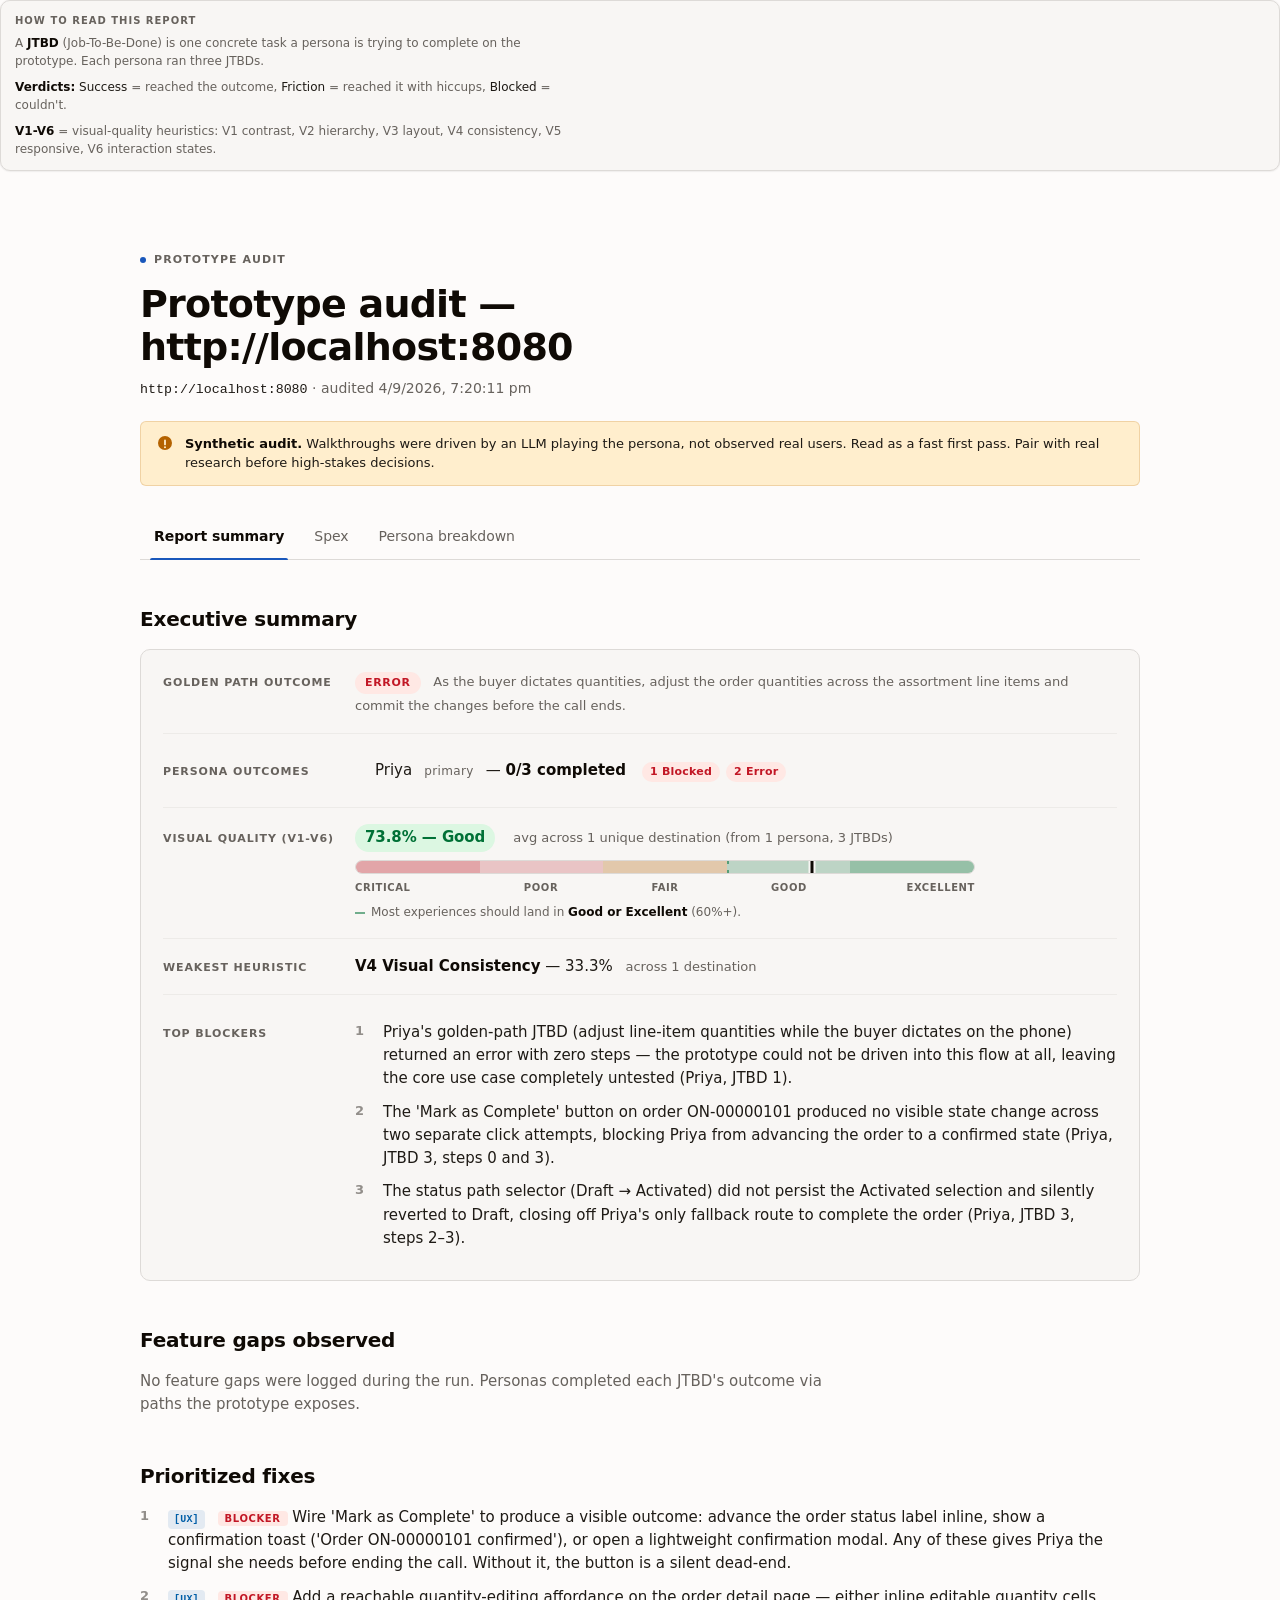
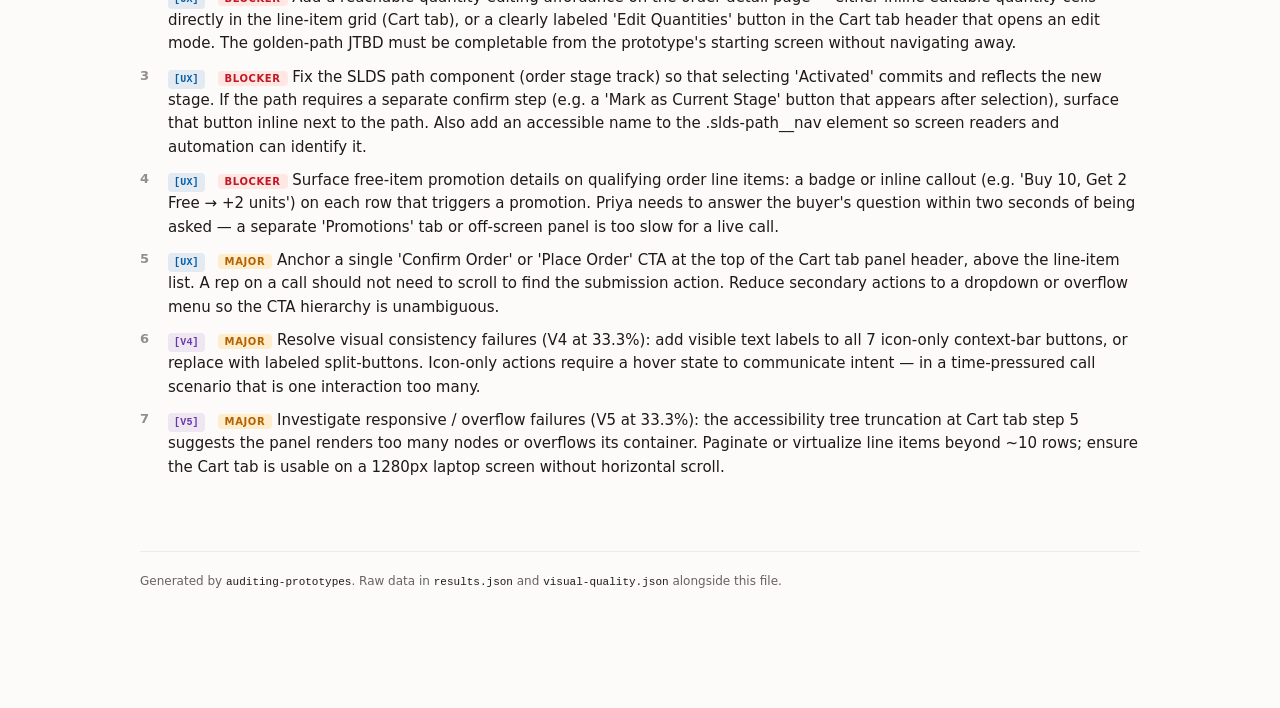
<file: outputs/spex-audit-report.html>
<!doctype html>
<html lang="en">
<head>
<meta charset="utf-8" />
<meta name="viewport" content="width=device-width,initial-scale=1" />
<title>Prototype audit — http://localhost:8080</title>
<style>
  :root {
    /* Warm-tinted OKLCH neutrals: light, editorial, quiet */
    --bg:         oklch(99%   0.003 70);
    --bg-elev:    oklch(97.5% 0.004 70);
    --bg-sunken:  oklch(95.5% 0.005 70);
    --fg:         oklch(22%   0.012 70);
    --fg-strong:  oklch(15%   0.015 70);
    --fg-muted:   oklch(50%   0.010 70);
    --fg-faint:   oklch(65%   0.008 70);
    --line:       oklch(89%   0.006 70);
    --line-soft:  oklch(94%   0.005 70);

    --accent:     oklch(48%   0.17  260);
    --accent-bg:  oklch(96%   0.03  260);
    --success:    oklch(48%   0.13  152);
    --success-bg: oklch(95%   0.04  152);
    --friction:   oklch(58%   0.14  60);
    --friction-bg:oklch(96%   0.05  75);
    --blocked:    oklch(52%   0.20  25);
    --blocked-bg: oklch(96%   0.04  25);
    --nd:         oklch(50%   0.19  330);
    --visual:     oklch(46%   0.17  300);
    --ux:         oklch(46%   0.16  240);
    --a11y:       oklch(50%   0.14  180);

    --radius-sm: 6px;
    --radius:    10px;
    --radius-lg: 14px;

    --shadow-xs: 0 1px 0 oklch(0% 0 0 / 0.03);
    --shadow-sm: 0 1px 2px oklch(0% 0 0 / 0.04), 0 0 0 1px oklch(0% 0 0 / 0.02);
  }
  @media (prefers-color-scheme: dark) {
    :root {
      --bg:         oklch(15%   0.006 70);
      --bg-elev:    oklch(19%   0.008 70);
      --bg-sunken:  oklch(12%   0.005 70);
      --fg:         oklch(93%   0.010 70);
      --fg-strong:  oklch(98%   0.006 70);
      --fg-muted:   oklch(65%   0.010 70);
      --fg-faint:   oklch(48%   0.008 70);
      --line:       oklch(28%   0.010 70);
      --line-soft:  oklch(23%   0.008 70);
      --accent:     oklch(75%   0.16  260);
      --accent-bg:  oklch(28%   0.05  260);
      --success:    oklch(72%   0.16  152);
      --success-bg: oklch(28%   0.05  152);
      --friction:   oklch(76%   0.15  75);
      --friction-bg:oklch(30%   0.06  75);
      --blocked:    oklch(72%   0.18  25);
      --blocked-bg: oklch(30%   0.07  25);
      --shadow-sm:  0 0 0 1px oklch(100% 0 0 / 0.04);
    }
  }

  *, *::before, *::after { box-sizing: border-box; }
  html { -webkit-text-size-adjust: 100%; }
  body {
    margin: 0;
    font: 15px/1.55 ui-sans-serif, -apple-system, BlinkMacSystemFont, "Inter",
          "Segoe UI", system-ui, sans-serif;
    font-feature-settings: "ss01", "cv11";
    color: var(--fg);
    background: var(--bg);
    -webkit-font-smoothing: antialiased;
  }

  .wrap {
    max-width: 1080px;
    margin: 0 auto;
    padding: clamp(28px, 5vw, 56px) clamp(20px, 4vw, 40px) 120px;
  }

  /* ─── Top-right always-visible legend card ───────────────── */
  .legend-card {
    position: fixed;
    top: 20px;
    right: 20px;
    width: 220px;
    background: var(--bg-elev);
    border: 1px solid var(--line);
    border-radius: var(--radius);
    padding: 12px 14px;
    font-size: 12px;
    line-height: 1.5;
    color: var(--fg-muted);
    z-index: 20;
    box-shadow: var(--shadow-sm);
    max-height: calc(100vh - 40px);
    overflow: auto;
  }
  .legend-card h4 {
    margin: 0 0 6px;
    font-size: 10px;
    letter-spacing: 0.10em;
    text-transform: uppercase;
    color: var(--fg-muted);
  }
  .legend-card strong { color: var(--fg-strong); font-weight: 600; }
  .legend-card em     { color: var(--fg); font-style: normal; font-weight: 500; }
  .legend-card p { margin: 0 0 8px; }
  .legend-card p:last-child { margin-bottom: 0; }
  @media (max-width: 1560px) {
    .legend-card {
      position: static;
      width: auto;
      max-height: none;
      margin: 0 0 20px;
    }
  }

  /* ─── Header ─────────────────────────────────────────────── */
  header {
    margin-bottom: 20px;
  }
  .eyebrow {
    display: inline-flex; align-items: center; gap: 8px;
    font-size: 11px; font-weight: 600; letter-spacing: 0.10em;
    text-transform: uppercase;
    color: var(--fg-muted);
    margin-bottom: 14px;
  }
  .eyebrow::before {
    content: ""; display: inline-block;
    width: 6px; height: 6px; border-radius: 50%;
    background: var(--accent);
  }
  h1 {
    font-size: clamp(28px, 4vw, 38px);
    line-height: 1.15;
    letter-spacing: -0.02em;
    font-weight: 650;
    color: var(--fg-strong);
    margin: 0 0 8px;
    max-width: 22ch;
  }
  .subtitle {
    color: var(--fg-muted);
    font-size: 14px;
    font-variant-numeric: tabular-nums;
  }
  .subtitle code {
    background: transparent;
    border: none;
    padding: 0;
    color: var(--fg);
    font-family: ui-monospace, "SF Mono", Menlo, monospace;
    font-size: 0.95em;
  }

  /* ─── Section headings ───────────────────────────────────── */
  h2 {
    font-size: 20px; font-weight: 600; letter-spacing: -0.01em;
    color: var(--fg-strong);
    margin: 44px 0 14px;
  }
  h3 {
    font-size: 15px; font-weight: 600; letter-spacing: -0.005em;
    color: var(--fg-strong);
    margin: 28px 0 10px;
  }
  h4 {
    font-size: 11px; font-weight: 700; letter-spacing: 0.08em;
    text-transform: uppercase;
    color: var(--fg-muted);
    margin: 20px 0 8px;
  }
  p { margin: 0 0 12px; max-width: 72ch; }

  /* ─── Disclaimer (no side stripe) ────────────────────────── */
  .disclaimer {
    display: flex; align-items: flex-start; gap: 12px;
    background: var(--friction-bg);
    border: 1px solid oklch(from var(--friction) l c h / 0.20);
    color: var(--fg);
    padding: 12px 16px;
    border-radius: var(--radius-sm);
    font-size: 13px;
    line-height: 1.5;
    margin: 0 0 24px;
  }
  .disclaimer-icon {
    flex-shrink: 0; width: 16px; height: 16px;
    color: var(--friction);
    margin-top: 1px;
  }
  .disclaimer strong { color: var(--fg-strong); font-weight: 600; }

  /* ─── Tabs ───────────────────────────────────────────────── */
  .tabs {
    position: sticky; top: 0; z-index: 10;
    background: color-mix(in oklab, var(--bg) 92%, transparent);
    backdrop-filter: saturate(1.2) blur(6px);
    -webkit-backdrop-filter: saturate(1.2) blur(6px);
    display: flex; gap: 2px;
    padding: 6px 0 0;
    margin: 12px 0 32px;
    border-bottom: 1px solid var(--line);
  }
  .tab-btn {
    position: relative;
    background: transparent; border: 0; padding: 10px 14px 12px;
    color: var(--fg-muted);
    font: inherit; font-size: 14px; font-weight: 500;
    letter-spacing: -0.005em;
    cursor: pointer;
    transition: color 140ms ease-out;
  }
  .tab-btn:hover { color: var(--fg); }
  .tab-btn[aria-selected="true"] {
    color: var(--fg-strong);
    font-weight: 600;
  }
  .tab-btn[aria-selected="true"]::after {
    content: "";
    position: absolute;
    left: 10px; right: 10px; bottom: -1px;
    height: 2px; background: var(--accent);
    border-radius: 2px 2px 0 0;
  }
  .tab-panel[hidden] { display: none; }

  /* ─── About-report preamble ──────────────────────────────── */
  .about-report {
    background: var(--bg-sunken);
    border: 1px solid var(--line-soft);
    border-radius: var(--radius-sm);
    padding: 12px 16px;
    margin: 0 0 20px;
    color: var(--fg-muted);
    font-size: 13px;
    line-height: 1.6;
    max-width: none;
  }
  .about-report strong { color: var(--fg); font-weight: 600; }
  .about-report em     { color: var(--fg); font-style: normal; font-weight: 500; }

  /* ─── Executive summary (the missing styles) ─────────────── */
  .exec-summary {
    display: grid; gap: 0;
    background: var(--bg-elev);
    border: 1px solid var(--line);
    border-radius: var(--radius);
    padding: 4px 22px;
    margin: 0 0 32px;
  }
  .exec-row {
    display: grid;
    grid-template-columns: 172px 1fr;
    gap: 20px;
    padding: 16px 0;
    border-bottom: 1px solid var(--line-soft);
    align-items: baseline;
  }
  .exec-row:last-child { border-bottom: 0; }
  @media (max-width: 640px) {
    .exec-row { grid-template-columns: 1fr; gap: 6px; padding: 14px 0; }
  }
  .exec-label {
    font-size: 11px; font-weight: 700; letter-spacing: 0.08em;
    text-transform: uppercase;
    color: var(--fg-muted);
  }
  .exec-value {
    font-size: 15px; line-height: 1.55;
    color: var(--fg);
  }
  .exec-value ol,
  .exec-value ul { margin: 0; padding-left: 20px; }
  .exec-value ol li,
  .exec-value ul li { margin: 6px 0; }
  .exec-note {
    color: var(--fg-muted);
    font-size: 13px;
    margin-left: 8px;
  }
  .persona-rollup { margin: 0; padding: 0; list-style: none; }
  .persona-rollup li {
    padding: 3px 0;
    display: flex; flex-wrap: wrap; align-items: baseline;
    gap: 4px 12px;
  }
  .rollup-name { font-weight: 500; }
  .rollup-arch {
    color: var(--fg-muted); font-size: 12px;
    letter-spacing: 0.03em;
  }
  .rollup-count {
    display: inline-flex; align-items: center;
    padding: 1px 8px;
    border-radius: 999px;
    font-size: 11px; font-weight: 600;
    letter-spacing: 0.02em;
    font-variant-numeric: tabular-nums;
    line-height: 1.6;
  }
  .rollup-count.count-success  { background: var(--success-bg);  color: var(--success); }
  .rollup-count.count-friction { background: var(--friction-bg); color: var(--friction); }
  .rollup-count.count-blocked  { background: var(--blocked-bg);  color: var(--blocked); }
  .rollup-count.count-error    { background: var(--blocked-bg);  color: var(--blocked); }
  .rollup-counts {
    display: inline-flex; flex-wrap: wrap; gap: 6px;
    margin-left: 4px;
  }

  /* ─── Visual quality scale/gauge in exec summary ─────────── */
  .vq-scale {
    display: block;
    margin-top: 2px;
    max-width: 620px;
  }
  .vq-scale-track {
    position: relative;
    height: 14px;
    border-radius: 7px;
    overflow: hidden;
    background: var(--bg-sunken);
    display: flex;
    border: 1px solid var(--line);
  }
  .vq-scale-band {
    flex: 1;
    height: 100%;
  }
  .vq-scale-band.b-critical  { background: oklch(from var(--blocked)  l c h / 0.35); }
  .vq-scale-band.b-poor      { background: oklch(from var(--blocked)  l c h / 0.20); }
  .vq-scale-band.b-fair      { background: oklch(from var(--friction) l c h / 0.28); }
  .vq-scale-band.b-good      { background: oklch(from var(--success)  l c h / 0.22); }
  .vq-scale-band.b-excellent { background: oklch(from var(--success)  l c h / 0.38); }
  .vq-scale-target {
    position: absolute;
    top: -3px;
    bottom: -3px;
    left: 60%;
    right: 0;
    border-left: 2px dashed oklch(from var(--success) l c h / 0.55);
    pointer-events: none;
  }
  .vq-scale-marker {
    position: absolute;
    top: -4px;
    width: 3px;
    height: 22px;
    background: var(--fg-strong);
    border-radius: 2px;
    transform: translateX(-50%);
    box-shadow: 0 0 0 2px var(--bg-elev);
  }
  .vq-scale-labels {
    display: flex;
    justify-content: space-between;
    margin-top: 6px;
    font-size: 10px;
    font-weight: 600;
    letter-spacing: 0.06em;
    text-transform: uppercase;
    color: var(--fg-muted);
  }
  .vq-scale-labels span { flex: 1; text-align: center; }
  .vq-scale-labels span:first-child { text-align: left; }
  .vq-scale-labels span:last-child  { text-align: right; }
  .vq-scale-current {
    display: flex; align-items: baseline; gap: 10px;
    margin-bottom: 8px;
    flex-wrap: wrap;
  }
  .vq-scale-target-note {
    margin-top: 8px;
    font-size: 12px;
    color: var(--fg-muted);
  }
  .vq-scale-target-note::before {
    content: "";
    display: inline-block;
    width: 10px; height: 0;
    border-top: 2px dashed oklch(from var(--success) l c h / 0.55);
    vertical-align: middle;
    margin-right: 6px;
  }

  /* ─── Verdict pills ──────────────────────────────────────── */
  .verdict-pill {
    display: inline-flex; align-items: center;
    padding: 2px 10px;
    border-radius: 999px;
    font-size: 11px; font-weight: 600;
    letter-spacing: 0.06em;
    text-transform: uppercase;
    line-height: 1.6;
    white-space: nowrap;
  }
  .verdict-success  { background: var(--success-bg);  color: var(--success); }
  .verdict-friction { background: var(--friction-bg); color: var(--friction); }
  .verdict-blocked  { background: var(--blocked-bg);  color: var(--blocked); }
  .verdict-error    { background: var(--blocked-bg);  color: var(--blocked); }
  .verdict-unknown, .verdict- {
    background: var(--bg-sunken); color: var(--fg-muted);
  }

  .vq-inline {
    display: inline-flex; align-items: baseline;
    padding: 2px 10px;
    border-radius: 999px;
    font-weight: 600;
    font-variant-numeric: tabular-nums;
    letter-spacing: -0.005em;
  }
  .vq-inline[data-band="high"] { background: var(--success-bg);  color: var(--success); }
  .vq-inline[data-band="mid"]  { background: var(--friction-bg); color: var(--friction); }
  .vq-inline[data-band="low"]  { background: var(--blocked-bg);  color: var(--blocked); }

  /* ─── Visual quality: overall card ───────────────────────── */
  .vq-overall {
    display: grid;
    grid-template-columns: auto 1fr;
    gap: 24px;
    align-items: center;
    background: var(--bg-elev);
    border: 1px solid var(--line);
    border-radius: var(--radius);
    padding: 22px 24px;
    margin: 0 0 24px;
  }
  @media (max-width: 640px) {
    .vq-overall { grid-template-columns: 1fr; gap: 12px; }
  }
  .vq-score {
    width: 108px; height: 108px;
    border-radius: var(--radius-lg);
    display: flex; flex-direction: column;
    align-items: center; justify-content: center;
    background: var(--bg-sunken);
  }
  .vq-score[data-band="high"] {
    background: var(--success-bg);
    color: var(--success);
    box-shadow: inset 0 0 0 1px oklch(from var(--success) l c h / 0.25);
  }
  .vq-score[data-band="mid"] {
    background: var(--friction-bg);
    color: var(--friction);
    box-shadow: inset 0 0 0 1px oklch(from var(--friction) l c h / 0.25);
  }
  .vq-score[data-band="low"] {
    background: var(--blocked-bg);
    color: var(--blocked);
    box-shadow: inset 0 0 0 1px oklch(from var(--blocked) l c h / 0.25);
  }
  .vq-num {
    font-size: 28px; font-weight: 650;
    letter-spacing: -0.03em;
    font-variant-numeric: tabular-nums;
    line-height: 1;
  }
  .vq-band {
    font-size: 11px; font-weight: 700;
    text-transform: uppercase; letter-spacing: 0.08em;
    margin-top: 6px;
  }
  .vq-detail { font-size: 14px; color: var(--fg); }
  .vq-detail > * + * { margin-top: 4px; }
  .vq-detail-note { color: var(--fg-muted); font-size: 13px; }

  /* ─── Visual quality: per-destination ────────────────────── */
  .vq-destinations { display: grid; gap: 10px; margin: 0; }
  .vq-destination {
    border: 1px solid var(--line);
    border-radius: var(--radius);
    padding: 14px 16px;
    background: var(--bg-elev);
  }
  .vq-destination-head {
    display: flex; align-items: baseline; gap: 12px;
  }
  .vq-destination-label {
    flex: 1;
    font-weight: 500;
    font-size: 14px;
    color: var(--fg-strong);
  }
  .vq-destination-score {
    padding: 2px 10px;
    border-radius: 999px;
    font-weight: 600;
    font-variant-numeric: tabular-nums;
  }
  .vq-destination-score[data-band="high"] { background: var(--success-bg);  color: var(--success); }
  .vq-destination-score[data-band="mid"]  { background: var(--friction-bg); color: var(--friction); }
  .vq-destination-score[data-band="low"]  { background: var(--blocked-bg);  color: var(--blocked); }

  .reached-tag {
    display: inline-flex; align-items: center;
    font-size: 10px; font-weight: 700;
    text-transform: uppercase; letter-spacing: 0.08em;
    padding: 2px 7px;
    border-radius: 4px;
    background: var(--bg-sunken);
    color: var(--fg-muted);
    line-height: 1.5;
    white-space: nowrap;
  }
  .reached-tag.reached-success  { background: var(--success-bg);  color: var(--success); }
  .reached-tag.reached-friction { background: var(--friction-bg); color: var(--friction); }
  .reached-tag.reached-blocked-at {
    background: var(--blocked-bg);
    color: var(--blocked);
  }
  .vq-destination[data-reached="blocked-at"] {
    border-color: oklch(from var(--blocked) l c h / 0.30);
  }

  .vq-chips { display: flex; flex-wrap: wrap; gap: 6px; margin-top: 10px; }
  .vq-chip {
    display: inline-block;
    padding: 2px 8px;
    border-radius: 4px;
    font-family: ui-monospace, "SF Mono", Menlo, monospace;
    font-size: 11px; font-weight: 600;
    letter-spacing: -0.01em;
    background: var(--bg-sunken);
    color: var(--fg-muted);
  }
  .vq-chip[data-band="high"] { background: var(--success-bg);  color: var(--success); }
  .vq-chip[data-band="mid"]  { background: var(--friction-bg); color: var(--friction); }
  .vq-chip[data-band="low"]  { background: var(--blocked-bg);  color: var(--blocked); }

  /* ─── Visual quality: heuristic list ─────────────────────── */
  .vq-list { display: grid; gap: 8px; margin: 0; }
  .vq-heuristic {
    border: 1px solid var(--line);
    border-radius: var(--radius);
    padding: 14px 16px;
    background: var(--bg-elev);
  }
  .vq-heuristic-head { display: flex; align-items: center; gap: 10px; }
  .vq-hid {
    display: inline-flex; align-items: center;
    padding: 2px 8px;
    border-radius: 4px;
    font-size: 12px; font-weight: 700;
    font-family: ui-monospace, "SF Mono", Menlo, monospace;
  }
  .vq-hid[data-band="high"] { background: var(--success-bg);  color: var(--success); }
  .vq-hid[data-band="mid"]  { background: var(--friction-bg); color: var(--friction); }
  .vq-hid[data-band="low"]  { background: var(--blocked-bg);  color: var(--blocked); }
  .vq-hpct {
    margin-left: auto;
    color: var(--fg-muted);
    font-variant-numeric: tabular-nums;
    font-size: 13px;
  }
  .vq-findings { margin: 10px 0 0; padding-left: 18px; font-size: 13px; }
  .vq-findings li { margin: 5px 0; color: var(--fg); }
  .vq-sev {
    display: inline-block;
    font-size: 10px;
    font-weight: 700;
    text-transform: uppercase;
    letter-spacing: 0.06em;
    padding: 1px 6px;
    border-radius: 3px;
    background: var(--bg-sunken);
    color: var(--fg-muted);
    margin-right: 6px;
  }
  .vq-sev.critical {
    background: var(--blocked-bg);
    color: var(--blocked);
  }
  .vq-from {
    color: var(--fg-muted);
    font-size: 11px;
    margin-left: 6px;
    font-style: italic;
  }
  .vq-clean {
    color: var(--fg-muted);
    font-size: 13px;
    margin-top: 6px;
    font-style: italic;
  }

  /* ─── Persona sections ───────────────────────────────────── */
  .persona {
    border: 1px solid var(--line);
    border-radius: var(--radius-lg);
    padding: 24px;
    margin: 0 0 20px;
    background: var(--bg-elev);
  }
  .persona-head {
    display: flex; align-items: baseline;
    gap: 12px; flex-wrap: wrap;
    padding-bottom: 16px;
    border-bottom: 1px solid var(--line-soft);
  }
  .persona-head h3 {
    margin: 0;
    font-size: 18px; font-weight: 600;
    letter-spacing: -0.01em;
  }
  .persona-head .role {
    color: var(--fg-muted);
    font-size: 11px; font-weight: 600;
    letter-spacing: 0.08em;
    text-transform: uppercase;
  }
  .jtbd {
    margin-top: 18px;
    padding-top: 16px;
    border-top: 1px dashed var(--line-soft);
  }
  .jtbd:first-of-type { border-top: 0; padding-top: 8px; }
  .jtbd-head {
    display: flex; justify-content: space-between;
    gap: 16px; flex-wrap: wrap;
    align-items: baseline;
  }
  .jtbd-goal {
    font-weight: 500;
    font-size: 15px;
    color: var(--fg-strong);
    flex: 1;
    min-width: 60%;
  }
  .evidence {
    color: var(--fg-muted);
    font-size: 13px;
    line-height: 1.55;
    margin-top: 6px;
    max-width: 72ch;
  }
  .evidence + .evidence { margin-top: 2px; }

  details {
    margin-top: 12px;
    border-top: 1px solid var(--line-soft);
    padding-top: 10px;
  }
  details summary {
    cursor: pointer;
    color: var(--fg-muted);
    font-size: 12px;
    font-weight: 500;
    letter-spacing: 0.01em;
    list-style: none;
    display: inline-flex; align-items: center; gap: 6px;
    padding: 4px 0;
  }
  details summary::-webkit-details-marker { display: none; }
  details summary::before {
    content: "▸";
    display: inline-block;
    font-size: 10px;
    color: var(--fg-faint);
    transition: transform 160ms ease-out;
  }
  details[open] summary::before { transform: rotate(90deg); }
  details summary:hover { color: var(--fg); }
  details > *:not(summary) { margin-top: 12px; }

  .steps {
    display: grid;
    grid-template-columns: repeat(auto-fill, minmax(240px, 1fr));
    gap: 12px;
    margin-top: 12px;
  }
  .step {
    border: 1px solid var(--line);
    border-radius: var(--radius);
    overflow: hidden;
    background: var(--bg);
    display: flex; flex-direction: column;
  }
  .step img {
    width: 100%;
    display: block;
    aspect-ratio: 16/10;
    object-fit: cover;
    object-position: top;
    background: var(--bg-sunken);
  }
  .step .meta { padding: 10px 12px; font-size: 12px; }
  .step .meta .action {
    color: var(--fg-strong);
    font-weight: 500;
    line-height: 1.4;
    word-break: break-word;
  }
  .step .meta .reason {
    color: var(--fg-muted);
    margin-top: 4px;
    line-height: 1.45;
    overflow-wrap: anywhere;
  }
  .step .meta .reason .reason-full:not([hidden]) { display: block; margin-top: 2px; }
  .step .meta .reason .reason-short:not([hidden]) { display: inline; }
  .step .meta .reason-toggle {
    display: inline-block;
    margin-top: 6px;
    padding: 0;
    background: none;
    border: 0;
    color: var(--accent);
    font: inherit;
    font-size: 11px;
    font-weight: 500;
    cursor: pointer;
  }
  .step .meta .reason-toggle:hover { text-decoration: underline; }

  /* ─── JTBD destination preview (surfaced above <details>) ─── */
  .jtbd-preview {
    margin: 10px 0 0;
    border: 1px solid var(--line);
    border-radius: var(--radius);
    overflow: hidden;
    background: var(--bg);
    max-width: 560px;
  }
  .jtbd-preview img {
    width: 100%;
    display: block;
    aspect-ratio: 16/10;
    object-fit: cover;
    object-position: top;
    background: var(--bg-sunken);
  }
  .jtbd-preview figcaption {
    padding: 8px 12px;
    font-size: 12px;
    color: var(--fg-muted);
    border-top: 1px solid var(--line);
    line-height: 1.45;
    word-break: break-word;
  }

  /* ─── Feature-gap witness thumbnails ─────────────────────── */
  .gap-thumbs {
    margin-top: 10px;
    display: flex;
    flex-wrap: wrap;
    gap: 8px;
  }
  .gap-thumbs img {
    width: 128px;
    height: 80px;
    object-fit: cover;
    object-position: top;
    border: 1px solid var(--line);
    border-radius: 4px;
    background: var(--bg-sunken);
    display: block;
  }

  /* ─── Zoomable thumbnails + lightbox ─────────────────────── */
  .zoomable { cursor: zoom-in; transition: filter .15s ease; }
  .zoomable:hover { filter: brightness(1.03); }
  .lightbox {
    position: fixed; inset: 0;
    background: rgba(10, 12, 18, 0.88);
    display: none;
    align-items: center; justify-content: center;
    padding: 40px;
    z-index: 1000;
    cursor: zoom-out;
  }
  .lightbox[data-open="true"] { display: flex; }
  .lightbox img {
    max-width: 100%;
    max-height: 100%;
    box-shadow: 0 20px 60px rgba(0,0,0,.5);
    border-radius: 4px;
    background: var(--bg);
  }
  .lightbox-close {
    position: absolute;
    top: 16px; right: 20px;
    background: none;
    border: 0;
    color: #fff;
    font-size: 24px;
    line-height: 1;
    cursor: pointer;
    padding: 8px 12px;
  }
  .lightbox-close:focus { outline: 2px solid #fff; outline-offset: 2px; }

  /* ─── UX findings ────────────────────────────────────────── */
  .findings { display: grid; gap: 10px; margin: 0; }
  .finding {
    border: 1px solid var(--line);
    border-radius: var(--radius);
    padding: 14px 16px;
    background: var(--bg-elev);
  }
  .finding-head {
    display: flex; gap: 8px; align-items: baseline; flex-wrap: wrap;
    margin-bottom: 6px;
  }
  .finding-head strong {
    color: var(--fg-strong);
    font-weight: 600;
    letter-spacing: -0.005em;
  }
  .badge {
    font-size: 10px;
    font-weight: 700;
    text-transform: uppercase;
    letter-spacing: 0.06em;
    padding: 2px 7px;
    border-radius: 4px;
    background: var(--bg-sunken);
    color: var(--fg-muted);
    line-height: 1.5;
  }
  .badge.cat-ux,
  .badge.cat-missing-affordance,
  .badge.cat-wrong-mental-model,
  .badge.cat-dead-end,
  .badge.cat-information-gap,
  .badge.cat-unexpected-modality,
  .badge.cat-decision-overload { color: var(--ux); background: oklch(from var(--ux) l c h / 0.10); }
  .badge.cat-visual { color: var(--visual); background: oklch(from var(--visual) l c h / 0.10); }
  .badge.cat-a11y   { color: var(--a11y);   background: oklch(from var(--a11y)   l c h / 0.10); }
  .badge.cat-perf   { color: var(--friction); background: var(--friction-bg); }
  .badge.sev-blocker { background: var(--blocked-bg);  color: var(--blocked); }
  .badge.sev-major   { background: var(--friction-bg); color: var(--friction); }
  .badge.sev-minor   { background: var(--bg-sunken);   color: var(--fg-muted); }
  .badge.sev-polish  { background: var(--bg-sunken);   color: var(--fg-faint); }
  .finding-body {
    margin-top: 4px;
    color: var(--fg);
    line-height: 1.55;
    max-width: 72ch;
  }
  .finding-cite {
    color: var(--fg-muted);
    font-size: 12px;
    margin-top: 8px;
  }

  /* ─── Fix list ───────────────────────────────────────────── */
  ol.fix-list {
    padding-left: 24px;
    margin: 0;
    counter-reset: fix-counter;
    list-style: none;
  }
  ol.fix-list li {
    position: relative;
    margin: 10px 0;
    padding-left: 4px;
    counter-increment: fix-counter;
    line-height: 1.55;
  }
  ol.fix-list li::before {
    content: counter(fix-counter);
    position: absolute;
    left: -24px; top: 0;
    width: 20px;
    font-variant-numeric: tabular-nums;
    color: var(--fg-faint);
    font-weight: 600;
    font-size: 13px;
  }
  .fix-tag {
    display: inline-block;
    font-family: ui-monospace, "SF Mono", Menlo, monospace;
    font-size: 10px;
    font-weight: 700;
    padding: 2px 6px;
    border-radius: 4px;
    background: var(--bg-sunken);
    margin-right: 8px;
    letter-spacing: 0.02em;
    color: var(--fg-muted);
  }
  .fix-tag-v1, .fix-tag-v2, .fix-tag-v3,
  .fix-tag-v4, .fix-tag-v5, .fix-tag-v6 {
    background: oklch(from var(--visual) l c h / 0.10);
    color: var(--visual);
  }
  .fix-tag-ux { background: oklch(from var(--ux) l c h / 0.10); color: var(--ux); }
  .fix-tag-nd { background: oklch(from var(--nd) l c h / 0.10); color: var(--nd); }

  /* ─── Miscellany ─────────────────────────────────────────── */
  code {
    background: var(--bg-sunken);
    border: 1px solid var(--line-soft);
    padding: 1px 6px;
    border-radius: 4px;
    font-family: ui-monospace, "SF Mono", Menlo, monospace;
    font-size: 0.88em;
  }
  strong { font-weight: 600; color: var(--fg-strong); }
  a { color: var(--accent); text-decoration: none; }
  a:hover { text-decoration: underline; text-underline-offset: 2px; }

  footer {
    margin-top: 72px;
    padding-top: 20px;
    border-top: 1px solid var(--line-soft);
    color: var(--fg-muted);
    font-size: 12px;
    line-height: 1.6;
  }
  footer code {
    font-size: 11px;
    background: transparent;
    border: 0;
    padding: 0;
    color: var(--fg);
  }

  @media (prefers-reduced-motion: reduce) {
    * { transition: none !important; animation: none !important; }
  }
</style>
</head>
<body>
<aside class="legend-card" aria-label="Report legend">
  <h4>How to read this report</h4>
  <p>A <strong>JTBD</strong> (Job-To-Be-Done) is one concrete task a persona is trying to complete on the prototype. Each persona ran three JTBDs.</p>
  <p><strong>Verdicts:</strong> <em>Success</em> = reached the outcome, <em>Friction</em> = reached it with hiccups, <em>Blocked</em> = couldn't.</p>
  <p><strong>V1-V6</strong> = visual-quality heuristics: V1 contrast, V2 hierarchy, V3 layout, V4 consistency, V5 responsive, V6 interaction states.</p>
</aside>

<div class="wrap">

<header>
  <div class="eyebrow">Prototype audit</div>
  <h1>Prototype audit — http://localhost:8080</h1>
  <div class="subtitle"><code>http://localhost:8080</code> · audited 4/9/2026, 7:20:11 pm</div>
</header>

<div class="disclaimer" role="note">
  <svg class="disclaimer-icon" viewBox="0 0 16 16" fill="currentColor" aria-hidden="true">
    <path d="M8 1a7 7 0 100 14A7 7 0 008 1zm0 3.5a.9.9 0 01.9.9v4a.9.9 0 11-1.8 0v-4A.9.9 0 018 4.5zm0 6.8a1 1 0 110 2 1 1 0 010-2z"/>
  </svg>
  <div>
    <strong>Synthetic audit.</strong> Walkthroughs were driven by an LLM playing the persona,
    not observed real users. Read as a fast first pass. Pair with real research before high-stakes decisions.
  </div>
</div>

<nav class="tabs" role="tablist" aria-label="Report sections">
  <button id="tabbtn-summary" class="tab-btn" role="tab" data-tab="summary" aria-controls="tab-summary" aria-selected="true">Report summary</button>
  <button id="tabbtn-spex" class="tab-btn" role="tab" data-tab="spex" aria-controls="tab-spex" aria-selected="false">Spex</button>
  <button id="tabbtn-personas" class="tab-btn" role="tab" data-tab="personas" aria-controls="tab-personas" aria-selected="false">Persona breakdown</button>
</nav>

<section id="tab-summary" class="tab-panel" role="tabpanel" aria-labelledby="tabbtn-summary">
<h2>Executive summary</h2>
<div class="exec-summary">
      <div class="exec-row">
        <div class="exec-label">Golden path outcome</div>
        <div class="exec-value">
          <span class="verdict-pill verdict-error">error</span>
          <span class="exec-note">As the buyer dictates quantities, adjust the order quantities across the assortment line items and commit the changes before the call ends.</span>
        </div>
      </div>
      <div class="exec-row">
        <div class="exec-label">Persona outcomes</div>
        <div class="exec-value">
          <ul class="persona-rollup">
            <li>
                <span class="rollup-name">Priya</span>
                <span class="rollup-arch">primary</span>
                <span>— <strong>0/3 completed</strong></span>
                <span class="rollup-counts"><span class="rollup-count count-blocked">1 Blocked</span><span class="rollup-count count-error">2 Error</span></span>
              </li>
          </ul>
        </div>
      </div>
      <div class="exec-row">
        <div class="exec-label">Visual quality (V1-V6)</div>
        <div class="exec-value">
          <div class="vq-scale-current">
            <span class="vq-inline" data-band="high">73.8% — Good</span>
            <span class="exec-note">avg across 1 unique destination (from 1 persona, 3 JTBDs)</span>
          </div>
          <div class="vq-scale" role="img" aria-label="Visual quality score 73.8% on a Critical-to-Excellent scale">
            <div class="vq-scale-track">
              <div class="vq-scale-band b-critical" title="Critical (0-20%)"></div>
              <div class="vq-scale-band b-poor" title="Poor (20-40%)"></div>
              <div class="vq-scale-band b-fair" title="Fair (40-60%)"></div>
              <div class="vq-scale-band b-good" title="Good (60-80%)"></div>
              <div class="vq-scale-band b-excellent" title="Excellent (80-100%)"></div>
              <div class="vq-scale-target" aria-hidden="true"></div>
              <div class="vq-scale-marker" style="left:73.8%" aria-hidden="true"></div>
            </div>
            <div class="vq-scale-labels">
              <span>Critical</span><span>Poor</span><span>Fair</span><span>Good</span><span>Excellent</span>
            </div>
            <div class="vq-scale-target-note">Most experiences should land in <strong>Good or Excellent</strong> (60%+).</div>
          </div>
        </div>
      </div>
        <div class="exec-row">
          <div class="exec-label">Weakest heuristic</div>
          <div class="exec-value">
            <strong>V4 Visual Consistency</strong> — 33.3%
            <span class="exec-note">across 1 destination</span>
          </div>
        </div>
      <div class="exec-row">
        <div class="exec-label">Top blockers</div>
        <div class="exec-value">
          <ol class="fix-list"><li>Priya's golden-path JTBD (adjust line-item quantities while the buyer dictates on the phone) returned an error with zero steps — the prototype could not be driven into this flow at all, leaving the core use case completely untested (Priya, JTBD 1).</li><li>The 'Mark as Complete' button on order ON-00000101 produced no visible state change across two separate click attempts, blocking Priya from advancing the order to a confirmed state (Priya, JTBD 3, steps 0 and 3).</li><li>The status path selector (Draft → Activated) did not persist the Activated selection and silently reverted to Draft, closing off Priya's only fallback route to complete the order (Priya, JTBD 3, steps 2–3).</li></ol>
        </div>
      </div></div>
<h2>Feature gaps observed</h2>
<p style="color:var(--fg-muted)">No feature gaps were logged during the run. Personas completed each JTBD's outcome via paths the prototype exposes.</p>
<h2>Prioritized fixes</h2>
<ol class="fix-list"><li><span class="fix-tag fix-tag-ux">[UX]</span> <span class="badge sev-blocker">blocker</span> Wire 'Mark as Complete' to produce a visible outcome: advance the order status label inline, show a confirmation toast ('Order ON-00000101 confirmed'), or open a lightweight confirmation modal. Any of these gives Priya the signal she needs before ending the call. Without it, the button is a silent dead-end.</li><li><span class="fix-tag fix-tag-ux">[UX]</span> <span class="badge sev-blocker">blocker</span> Add a reachable quantity-editing affordance on the order detail page — either inline editable quantity cells directly in the line-item grid (Cart tab), or a clearly labeled 'Edit Quantities' button in the Cart tab header that opens an edit mode. The golden-path JTBD must be completable from the prototype's starting screen without navigating away.</li><li><span class="fix-tag fix-tag-ux">[UX]</span> <span class="badge sev-blocker">blocker</span> Fix the SLDS path component (order stage track) so that selecting 'Activated' commits and reflects the new stage. If the path requires a separate confirm step (e.g. a 'Mark as Current Stage' button that appears after selection), surface that button inline next to the path. Also add an accessible name to the .slds-path__nav element so screen readers and automation can identify it.</li><li><span class="fix-tag fix-tag-ux">[UX]</span> <span class="badge sev-blocker">blocker</span> Surface free-item promotion details on qualifying order line items: a badge or inline callout (e.g. 'Buy 10, Get 2 Free → +2 units') on each row that triggers a promotion. Priya needs to answer the buyer's question within two seconds of being asked — a separate 'Promotions' tab or off-screen panel is too slow for a live call.</li><li><span class="fix-tag fix-tag-ux">[UX]</span> <span class="badge sev-major">major</span> Anchor a single 'Confirm Order' or 'Place Order' CTA at the top of the Cart tab panel header, above the line-item list. A rep on a call should not need to scroll to find the submission action. Reduce secondary actions to a dropdown or overflow menu so the CTA hierarchy is unambiguous.</li><li><span class="fix-tag fix-tag-v4">[V4]</span> <span class="badge sev-major">major</span> Resolve visual consistency failures (V4 at 33.3%): add visible text labels to all 7 icon-only context-bar buttons, or replace with labeled split-buttons. Icon-only actions require a hover state to communicate intent — in a time-pressured call scenario that is one interaction too many.</li><li><span class="fix-tag fix-tag-v5">[V5]</span> <span class="badge sev-major">major</span> Investigate responsive / overflow failures (V5 at 33.3%): the accessibility tree truncation at Cart tab step 5 suggests the panel renders too many nodes or overflows its container. Paginate or virtualize line items beyond ~10 rows; ensure the Cart tab is usable on a 1280px laptop screen without horizontal scroll.</li></ol>
</section>

<section id="tab-spex" class="tab-panel" role="tabpanel" aria-labelledby="tabbtn-spex" hidden>
<h2>Visual quality — V1-V6</h2>

    <h3>Aggregate score</h3>
    <div class="vq-overall">
      <div class="vq-score" data-band="high">
        <div class="vq-num">73.8%</div>
        <div class="vq-band">Good</div>
      </div>
      <div class="vq-detail">
        <div><strong>Aggregate score</strong> across 1 unique destination.</div>
        <div style="margin-top:4px; color:var(--fg-muted); font-size:13px;">
          Each destination is scored once — reused destinations across personas count once toward the average.
        </div>
        <div style="margin-top:6px">Weakest heuristic: <strong>V4 Visual Consistency</strong> (33.3%)</div>
      </div>
    </div>
    <h3>Per-destination scores</h3>
    <div class="vq-destinations">
      
          <div class="vq-destination" data-reached="blocked-at">
            <div class="vq-destination-head">
              <div class="vq-destination-label">Orders
                    ON-00000101 — /</div>
              <span class="reached-tag reached-blocked-at">block-point</span>
              <div class="vq-destination-score" data-band="high">73.8%</div>
            </div>
            <div class="vq-chips"><span class="vq-chip" data-band="high">V1: 95%</span><span class="vq-chip" data-band="high">V2: 75%</span><span class="vq-chip" data-band="high">V3: 100%</span><span class="vq-chip" data-band="low">V4: 33.3%</span><span class="vq-chip" data-band="low">V5: 33.3%</span><span class="vq-chip" data-band="high">V6: 91.7%</span></div>
          </div>
    </div>
    <h3>Findings by heuristic</h3>
    <div class="vq-list">
      
          <div class="vq-heuristic">
            <div class="vq-heuristic-head">
              <span class="vq-hid" data-band="high">V1</span>
              <strong>Contrast Ratios</strong>
              <span class="vq-hpct">95% avg · 1 destination</span>
            </div>
            <details><summary>8 findings across destinations</summary>
                  <ul class="vq-findings">
                    <li>
                      <span class="vq-sev ">normal</span>
                      Low contrast (3.15:1, need 4.5:1): &quot;Home&quot;
                      <span class="vq-from">Orders
                    ON-00000101 — /</span>
                    </li>
                    <li>
                      <span class="vq-sev ">normal</span>
                      Low contrast (3.15:1, need 4.5:1): &quot;Favorites&quot;
                      <span class="vq-from">Orders
                    ON-00000101 — /</span>
                    </li>
                    <li>
                      <span class="vq-sev ">normal</span>
                      Low contrast (3.15:1, need 4.5:1): &quot;Open favorites&quot;
                      <span class="vq-from">Orders
                    ON-00000101 — /</span>
                    </li>
                    <li>
                      <span class="vq-sev ">normal</span>
                      Low contrast (3.15:1, need 4.5:1): &quot;Create&quot;
                      <span class="vq-from">Orders
                    ON-00000101 — /</span>
                    </li>
                    <li>
                      <span class="vq-sev ">normal</span>
                      Low contrast (3.15:1, need 4.5:1): &quot;Guidance&quot;
                      <span class="vq-from">Orders
                    ON-00000101 — /</span>
                    </li>
                    <li>
                      <span class="vq-sev ">normal</span>
                      Low contrast (3.15:1, need 4.5:1): &quot;Help&quot;
                      <span class="vq-from">Orders
                    ON-00000101 — /</span>
                    </li>
                    <li>
                      <span class="vq-sev ">normal</span>
                      Low contrast (3.15:1, need 4.5:1): &quot;Setup&quot;
                      <span class="vq-from">Orders
                    ON-00000101 — /</span>
                    </li>
                    <li>
                      <span class="vq-sev ">normal</span>
                      Low contrast (3.15:1, need 4.5:1): &quot;Notifications&quot;
                      <span class="vq-from">Orders
                    ON-00000101 — /</span>
                    </li>
                    
                  </ul>
                </details>
          </div>
          <div class="vq-heuristic">
            <div class="vq-heuristic-head">
              <span class="vq-hid" data-band="high">V2</span>
              <strong>Visual Hierarchy</strong>
              <span class="vq-hpct">75% avg · 1 destination</span>
            </div>
            <details><summary>1 finding across destinations</summary>
                  <ul class="vq-findings">
                    <li>
                      <span class="vq-sev ">normal</span>
                      Heading sizes are not strictly descending
                      <span class="vq-from">Orders
                    ON-00000101 — /</span>
                    </li>
                    
                  </ul>
                </details>
          </div>
          <div class="vq-heuristic">
            <div class="vq-heuristic-head">
              <span class="vq-hid" data-band="high">V3</span>
              <strong>Layout Quality</strong>
              <span class="vq-hpct">100% avg · 1 destination</span>
            </div>
            <div class="vq-clean">No findings.</div>
          </div>
          <div class="vq-heuristic">
            <div class="vq-heuristic-head">
              <span class="vq-hid" data-band="low">V4</span>
              <strong>Visual Consistency</strong>
              <span class="vq-hpct">33.3% avg · 1 destination</span>
            </div>
            <details><summary>2 findings across destinations</summary>
                  <ul class="vq-findings">
                    <li>
                      <span class="vq-sev ">normal</span>
                      8 text colors are not in the token palette
                      <span class="vq-from">Orders
                    ON-00000101 — /</span>
                    </li>
                    <li>
                      <span class="vq-sev ">normal</span>
                      3 border radii are off the scale
                      <span class="vq-from">Orders
                    ON-00000101 — /</span>
                    </li>
                    
                  </ul>
                </details>
          </div>
          <div class="vq-heuristic">
            <div class="vq-heuristic-head">
              <span class="vq-hid" data-band="low">V5</span>
              <strong>Responsive Behavior</strong>
              <span class="vq-hpct">33.3% avg · 1 destination</span>
            </div>
            <details><summary>2 findings across destinations</summary>
                  <ul class="vq-findings">
                    <li>
                      <span class="vq-sev critical">critical</span>
                      mobile (375px): horizontal overflow (932px)
                      <span class="vq-from">Orders
                    ON-00000101 — /</span>
                    </li>
                    <li>
                      <span class="vq-sev ">normal</span>
                      tablet (768px): horizontal overflow (932px)
                      <span class="vq-from">Orders
                    ON-00000101 — /</span>
                    </li>
                    
                  </ul>
                </details>
          </div>
          <div class="vq-heuristic">
            <div class="vq-heuristic-head">
              <span class="vq-hid" data-band="high">V6</span>
              <strong>Interaction States</strong>
              <span class="vq-hpct">91.7% avg · 1 destination</span>
            </div>
            <div class="vq-clean">No findings.</div>
          </div>
    </div>
<h2>UX-flow findings</h2>
<div class="findings">
    <div class="finding">
      <div class="finding-head">
        <span class="badge sev-blocker">blocker</span>
        <span class="badge cat-dead-end">dead-end</span>
        <strong>'Mark as Complete' button produces no observable response</strong>
      </div>
      <div class="finding-body">On the order detail page (ON-00000101), Priya clicked 'Mark as Complete' at step 0, waited for a response, then tried it again at step 3 after attempting the status path as a fallback. Neither attempt produced any visible change — no toast, no modal, no status label update. The button is present and visually prominent, but the flow dead-ends there with zero feedback. Without any confirmation that the action succeeded or failed, Priya has no signal before ending the buyer call. This is the primary CTA for the JTBD and it silently does nothing.</div>
      <div class="finding-cite">Priya, JTBD 3, steps 0 and 3</div>
    </div>
  
    <div class="finding">
      <div class="finding-head">
        <span class="badge sev-blocker">blocker</span>
        <span class="badge cat-wrong-mental-model">wrong-mental-model</span>
        <strong>Status path 'Activated' selection does not persist — order stays in Draft after selection</strong>
      </div>
      <div class="finding-body">After 'Mark as Complete' failed to respond, Priya tried the SLDS path component as a fallback (step 2: selected 'Activated'). At step 3 the order still showed 'Draft', meaning the selection either didn't register or requires a separate, invisible confirm step. The path component also fires a serious axe violation for a missing accessible name (.slds-path__nav), which may explain why the interaction silently fails. Priya's mental model — that choosing a stage on the path track advances the order — is correct for SLDS path usage, but the prototype doesn't honor it.</div>
      <div class="finding-cite">Priya, JTBD 3, steps 2–3; axe violation aria-input-field-name on .slds-path__nav (steps 0 and 5)</div>
    </div>
  
    <div class="finding">
      <div class="finding-head">
        <span class="badge sev-blocker">blocker</span>
        <span class="badge cat-missing-affordance">missing-affordance</span>
        <strong>Quantity-editing affordance (golden path) is not reachable from the prototype's starting state</strong>
      </div>
      <div class="finding-body">Priya's primary JTBD — adjusting line-item quantities as the buyer reads off case counts — produced an error verdict with zero steps recorded. The persona could not locate a quantity-editing entry point from the prototype's opening screen. The order detail page does expose a Cart (5) tab with line items, but no path into editable quantity fields was discoverable in the walkthrough. This is the prototype's golden path: a field rep on a live call needs to find, change, and commit quantities in under a minute. If the affordance isn't visible from the order record, the prototype does not demonstrate its core job.</div>
      <div class="finding-cite">Priya, JTBD 1, error verdict (zero steps recorded); golden path outcome: error</div>
    </div>
  
    <div class="finding">
      <div class="finding-head">
        <span class="badge sev-blocker">blocker</span>
        <span class="badge cat-information-gap">information-gap</span>
        <strong>Free-item promotion details are not surfaced on the order — JTBD 2 could not be driven at all</strong>
      </div>
      <div class="finding-body">Priya's JTBD 2 — telling the buyer which products carry free-item promotions and how many free units they will receive — also produced an error verdict with no steps. There is no visible promotion summary, line-item badge, or promo callout anywhere in the order view that the persona could locate. When a buyer on the phone asks 'what am I getting free on this order?', Priya has no screen to look at in the current prototype. The information gap is total: not a matter of label clarity, but complete absence of the data at the decision point.</div>
      <div class="finding-cite">Priya, JTBD 2, error verdict (zero steps recorded)</div>
    </div>
  
    <div class="finding">
      <div class="finding-head">
        <span class="badge sev-major">major</span>
        <span class="badge cat-decision-overload">decision-overload</span>
        <strong>Cart tab is too dense to navigate during a live call — accessibility tree truncated before a submission action could be found</strong>
      </div>
      <div class="finding-body">When Priya pivoted to the Cart (5) tab at step 4 looking for a 'Place Order' or 'Submit' affordance, the accessibility tree was truncated before any completion CTA could be identified, leaving the persona stuck (step 5). A page dense enough to overflow the accessibility tree will equally overwhelm a rep who is managing a buyer on the phone and needs to confirm an action in seconds. The Cart view needs a clear focal hierarchy: a single prominent 'Confirm Order' or 'Place Order' CTA anchored at the top of the panel, above the line-item list — not buried at the end of a long scroll.</div>
      <div class="finding-cite">Priya, JTBD 3, steps 4–5 (stuck; step 5 reasoning: accessibility tree truncated)</div>
    </div>
  
    <div class="finding">
      <div class="finding-head">
        <span class="badge sev-major">major</span>
        <span class="badge cat-missing-affordance">missing-affordance</span>
        <strong>Seven context-bar icon buttons have no discernible label — navigation actions are unidentifiable</strong>
      </div>
      <div class="finding-body">The context bar (.slds-context-bar__item) contains 7 icon-only buttons with no accessible name, flagged as critical axe violations. A rep scanning the bar for navigation options — 'how do I get back to the order list', 'how do I open related records' — cannot identify these actions by sight or assistive technology. During a time-pressured call, unlabeled icons force the rep to stop and hover-test each one. Add text labels or persistent visible tooltips to all icon-only context bar actions. Note: the visual execution (icon contrast, sizing) falls under V4/V6 — this finding is about the missing navigational affordance.</div>
      <div class="finding-cite">Priya, JTBD 3, step 0; axe violation button-name on .slds-context-bar__item (7 nodes, steps 0 and 5)</div>
    </div>
  </div>
</section>

<section id="tab-personas" class="tab-panel" role="tabpanel" aria-labelledby="tabbtn-personas" hidden>
<h2>Persona walkthroughs</h2>

        <div class="persona">
          <div class="persona-head">
            <h3>Priya</h3>
            <span class="role">primary</span>
          </div>
          
        <div class="jtbd">
          <div class="jtbd-head">
            <div class="jtbd-goal">As the buyer dictates quantities, adjust the order quantities across the assortment line items and commit the changes before the call ends.</div>
            <span class="verdict-pill verdict-error">error</span>
          </div>
          
          
          
          <details>
            <summary>0 steps · 0 axe scans</summary>
            <div class="steps">
              
            </div>
          </details>
        </div>
      
        <div class="jtbd">
          <div class="jtbd-head">
            <div class="jtbd-goal">Tell the customer which products carry free-item promotions and how many free units they will receive.</div>
            <span class="verdict-pill verdict-error">error</span>
          </div>
          
          
          
          <details>
            <summary>0 steps · 0 axe scans</summary>
            <div class="steps">
              
            </div>
          </details>
        </div>
      
        <div class="jtbd">
          <div class="jtbd-head">
            <div class="jtbd-goal">Mark the order complete once the buyer confirms the final assortment and quantities.</div>
            <span class="verdict-pill verdict-blocked">blocked</span>
          </div>
          <div class="evidence">looked for: a parseable response. tried: asking the model</div>
          
          
            <figure class="jtbd-preview">
              <img class="zoomable" src="screenshots/persona-1-jtbd-3-step-05.png" alt="block-point for Mark the order complete once the buyer confirms the final assortment and quantities." loading="lazy">
              <figcaption>block-point — stuck</figcaption>
            </figure>
          
          <details>
            <summary>6 steps · 2 axe scans</summary>
            <div class="steps">
              
                <div class="step">
                  <img class="zoomable" src="screenshots/persona-1-jtbd-3-step-00.png" alt="step 0" loading="lazy">
                  <div class="meta">
                    <div class="action">click → the button labeled 'Mark as Complete'</div>
                    <div class="reason reason-collapsible">
                      <span class="reason-short">The buyer has confirmed the order. The primary CTA to advance the order to a complete/confirmed state is the 'Mark as Complete' button, whic…</span>
                      <span class="reason-full" hidden>The buyer has confirmed the order. The primary CTA to advance the order to a complete/confirmed state is the 'Mark as Complete' button, which is prominently visible on the order page. This is the direct path to satisfy the success criterion.</span>
                      <button type="button" class="reason-toggle" aria-expanded="false">Read more</button>
                    </div>
                  </div>
                </div>
                <div class="step">
                  <img class="zoomable" src="screenshots/persona-1-jtbd-3-step-01.png" alt="step 1" loading="lazy">
                  <div class="meta">
                    <div class="action">wait</div>
                    <div class="reason reason-collapsible">
                      <span class="reason-short">I just clicked 'Mark as Complete' — waiting briefly for the UI to respond with a confirmation state, modal, or status change before assessin…</span>
                      <span class="reason-full" hidden>I just clicked 'Mark as Complete' — waiting briefly for the UI to respond with a confirmation state, modal, or status change before assessing whether the JTBD is complete.</span>
                      <button type="button" class="reason-toggle" aria-expanded="false">Read more</button>
                    </div>
                  </div>
                </div>
                <div class="step">
                  <img class="zoomable" src="screenshots/persona-1-jtbd-3-step-02.png" alt="step 2" loading="lazy">
                  <div class="meta">
                    <div class="action">click → the listbox option 'Activated'</div>
                    <div class="reason reason-collapsible">
                      <span class="reason-short">The 'Mark as Complete' button didn't produce a visible state change after clicking and waiting. The status listbox is the alternative path t…</span>
                      <span class="reason-full" hidden>The 'Mark as Complete' button didn't produce a visible state change after clicking and waiting. The status listbox is the alternative path to advance the order — 'Activated' is the next logical state in this workflow (Draft → Activated) and represents the order being confirmed/placed. I'll try this route to satisfy the success criterion.</span>
                      <button type="button" class="reason-toggle" aria-expanded="false">Read more</button>
                    </div>
                  </div>
                </div>
                <div class="step">
                  <img class="zoomable" src="screenshots/persona-1-jtbd-3-step-03.png" alt="step 3" loading="lazy">
                  <div class="meta">
                    <div class="action">click → the button labeled 'Mark as Complete'</div>
                    <div class="reason reason-collapsible">
                      <span class="reason-short">The status listbox still shows 'Draft' selected, suggesting the Activated selection didn't take or needs a separate confirm step. 'Mark as C…</span>
                      <span class="reason-full" hidden>The status listbox still shows 'Draft' selected, suggesting the Activated selection didn't take or needs a separate confirm step. 'Mark as Complete' is the explicit primary CTA for this JTBD — I'll try it again now that I may have interacted with the status control, in case the prototype requires that sequence.</span>
                      <button type="button" class="reason-toggle" aria-expanded="false">Read more</button>
                    </div>
                  </div>
                </div>
                <div class="step">
                  <img class="zoomable" src="screenshots/persona-1-jtbd-3-step-04.png" alt="step 4" loading="lazy">
                  <div class="meta">
                    <div class="action">click → the tab labeled 'Cart (5)'</div>
                    <div class="reason reason-collapsible">
                      <span class="reason-short">Both the 'Mark as Complete' button and the status listbox have not produced a visible state change after multiple attempts. The Cart tab wit…</span>
                      <span class="reason-full" hidden>Both the 'Mark as Complete' button and the status listbox have not produced a visible state change after multiple attempts. The Cart tab with 5 items is the remaining untried path — in CPG order entry systems, final submission often happens from a cart/summary view with a 'Place Order' or 'Submit' button. I'll check there for a completion affordance.</span>
                      <button type="button" class="reason-toggle" aria-expanded="false">Read more</button>
                    </div>
                  </div>
                </div>
                <div class="step">
                  <img class="zoomable" src="screenshots/persona-1-jtbd-3-step-05.png" alt="step 5" loading="lazy">
                  <div class="meta">
                    <div class="action">stuck</div>
                    <div class="reason reason-collapsible">
                      <span class="reason-short">LLM returned non-JSON: ```json
{&quot;action&quot;: &quot;click&quot;, &quot;target&quot;: &quot;the tab labeled 'Cart (5)'&quot;, &quot;reasoning&quot;: &quot;I'm already on the Cart tab but the…</span>
                      <span class="reason-full" hidden>LLM returned non-JSON: ```json
{&quot;action&quot;: &quot;click&quot;, &quot;target&quot;: &quot;the tab labeled 'Cart (5)'&quot;, &quot;reasoning&quot;: &quot;I'm already on the Cart tab but the accessibility tree is truncated — need to scroll down within the cart/order view t</span>
                      <button type="button" class="reason-toggle" aria-expanded="false">Read more</button>
                    </div>
                  </div>
                </div>
            </div>
          </details>
        </div>
      
        </div>
      
</section>

<footer>
  Generated by <code>auditing-prototypes</code>. Raw data in
  <code>results.json</code> and <code>visual-quality.json</code> alongside this file.
</footer>

</div>

<div id="lightbox" class="lightbox" role="dialog" aria-modal="true" aria-label="Screenshot preview">
  <button type="button" class="lightbox-close" aria-label="Close preview">×</button>
  <img alt="" />
</div>

<script>
(function () {
  var buttons = document.querySelectorAll('.tab-btn');
  var panels = { summary: document.getElementById('tab-summary'),
                 spex: document.getElementById('tab-spex'),
                 personas: document.getElementById('tab-personas') };

  function activate(name, updateHash) {
    if (!panels[name]) name = 'summary';
    buttons.forEach(function (b) {
      var on = b.dataset.tab === name;
      b.setAttribute('aria-selected', on ? 'true' : 'false');
    });
    Object.keys(panels).forEach(function (k) {
      panels[k].hidden = k !== name;
    });
    if (updateHash) {
      history.replaceState(null, '', '#' + name);
    }
  }

  buttons.forEach(function (b) {
    b.addEventListener('click', function () { activate(b.dataset.tab, true); });
  });
  window.addEventListener('hashchange', function () {
    var h = (location.hash || '').replace('#', '');
    activate(h || 'summary', false);
  });

  var initial = (location.hash || '').replace('#', '');
  activate(initial || 'summary', false);
})();

// Read more / Read less toggles on long step-reasoning blocks.
document.addEventListener('click', function (ev) {
  var t = ev.target;
  if (!t || !t.classList || !t.classList.contains('reason-toggle')) return;
  var reason = t.closest('.reason');
  if (!reason) return;
  var shortEl = reason.querySelector('.reason-short');
  var fullEl = reason.querySelector('.reason-full');
  if (!shortEl || !fullEl) return;
  var expanded = t.getAttribute('aria-expanded') === 'true';
  if (expanded) {
    shortEl.hidden = false;
    fullEl.hidden = true;
    t.textContent = 'Read more';
    t.setAttribute('aria-expanded', 'false');
  } else {
    shortEl.hidden = true;
    fullEl.hidden = false;
    t.textContent = 'Read less';
    t.setAttribute('aria-expanded', 'true');
  }
});

// Screenshot lightbox — click any .zoomable image, esc or click backdrop to close.
(function () {
  var box = document.getElementById('lightbox');
  if (!box) return;
  var img = box.querySelector('img');
  var closeBtn = box.querySelector('.lightbox-close');

  function open(src, alt) {
    img.src = src;
    img.alt = alt || '';
    box.dataset.open = 'true';
    document.body.style.overflow = 'hidden';
  }
  function close() {
    box.dataset.open = 'false';
    img.src = '';
    document.body.style.overflow = '';
  }

  document.addEventListener('click', function (ev) {
    var t = ev.target;
    if (t && t.classList && t.classList.contains('zoomable')) {
      open(t.currentSrc || t.src, t.alt);
      return;
    }
    if (t === box || t === closeBtn) close();
  });
  document.addEventListener('keydown', function (ev) {
    if (ev.key === 'Escape' && box.dataset.open === 'true') close();
  });
})();
</script>

</body>
</html>
</file>
